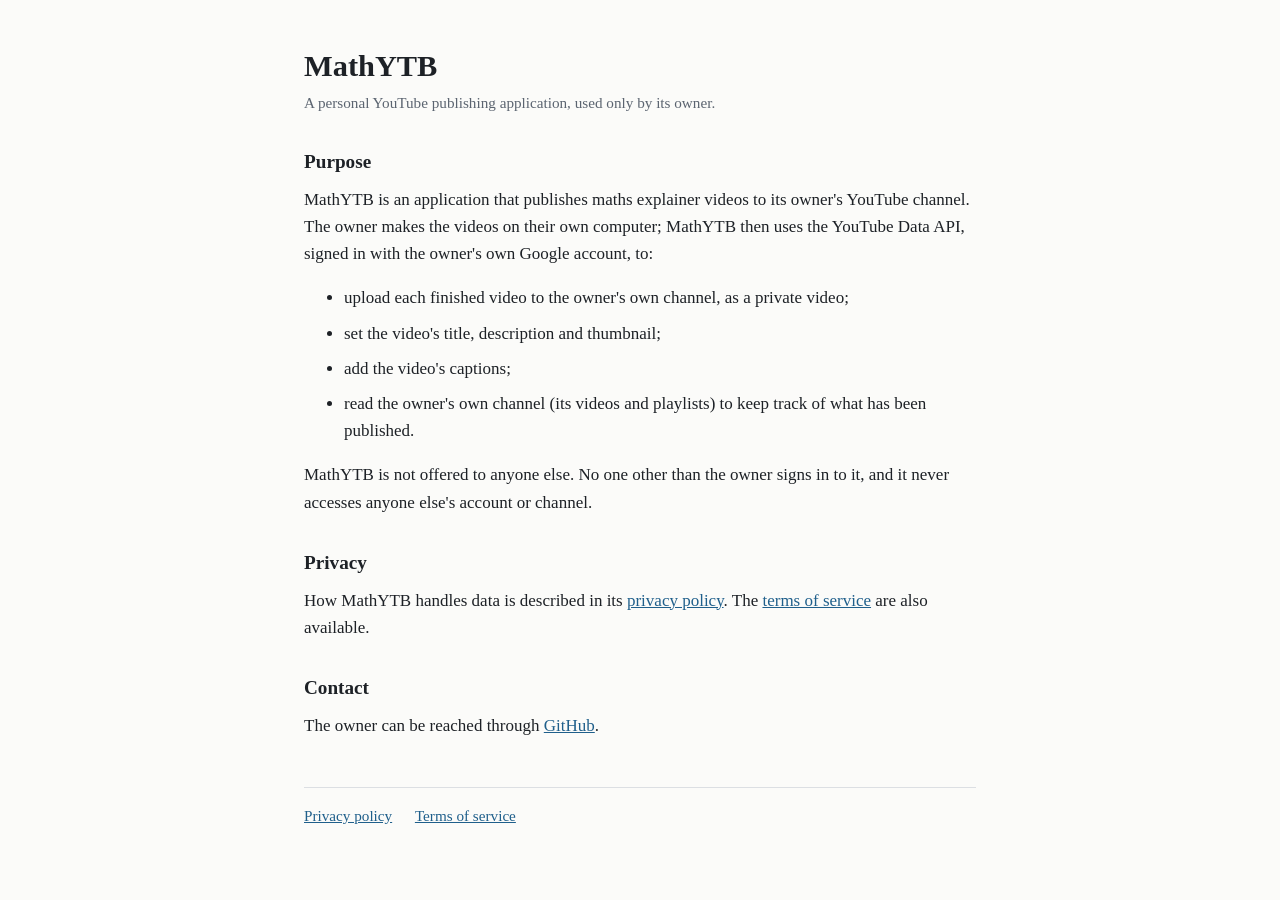
<file: index.html>
<!doctype html>
<html lang="en">
<head>
<meta charset="utf-8">
<meta name="viewport" content="width=device-width, initial-scale=1">
<title>MathYTB</title>
<meta name="description" content="MathYTB is a personal application that uploads its owner's maths explainer videos to the owner's own YouTube channel.">
<link rel="stylesheet" href="style.css">
</head>
<body>
<main>
<h1>MathYTB</h1>
<p class="meta">A personal YouTube publishing application, used only by its owner.</p>

<h2>Purpose</h2>
<p>MathYTB is an application that publishes maths explainer videos to its
owner's YouTube channel. The owner makes the videos on their own computer;
MathYTB then uses the YouTube Data API, signed in with the owner's own
Google account, to:</p>
<ul>
  <li>upload each finished video to the owner's own channel, as a private video;</li>
  <li>set the video's title, description and thumbnail;</li>
  <li>add the video's captions;</li>
  <li>read the owner's own channel (its videos and playlists) to keep
      track of what has been published.</li>
</ul>
<p>MathYTB is not offered to anyone else. No one other than the owner
signs in to it, and it never accesses anyone else's account or channel.</p>

<h2>Privacy</h2>
<p>How MathYTB handles data is described in its
<a href="https://yanghangai.github.io/mathytb/privacy.html">privacy policy</a>.
The <a href="https://yanghangai.github.io/mathytb/terms.html">terms of
service</a> are also available.</p>

<h2>Contact</h2>
<p>The owner can be reached through
<a href="https://github.com/yanghangAI">GitHub</a>.</p>

<nav>
  <a href="https://yanghangai.github.io/mathytb/privacy.html">Privacy policy</a>
  <a href="https://yanghangai.github.io/mathytb/terms.html">Terms of service</a>
</nav>
</main>
</body>
</html>
</file>
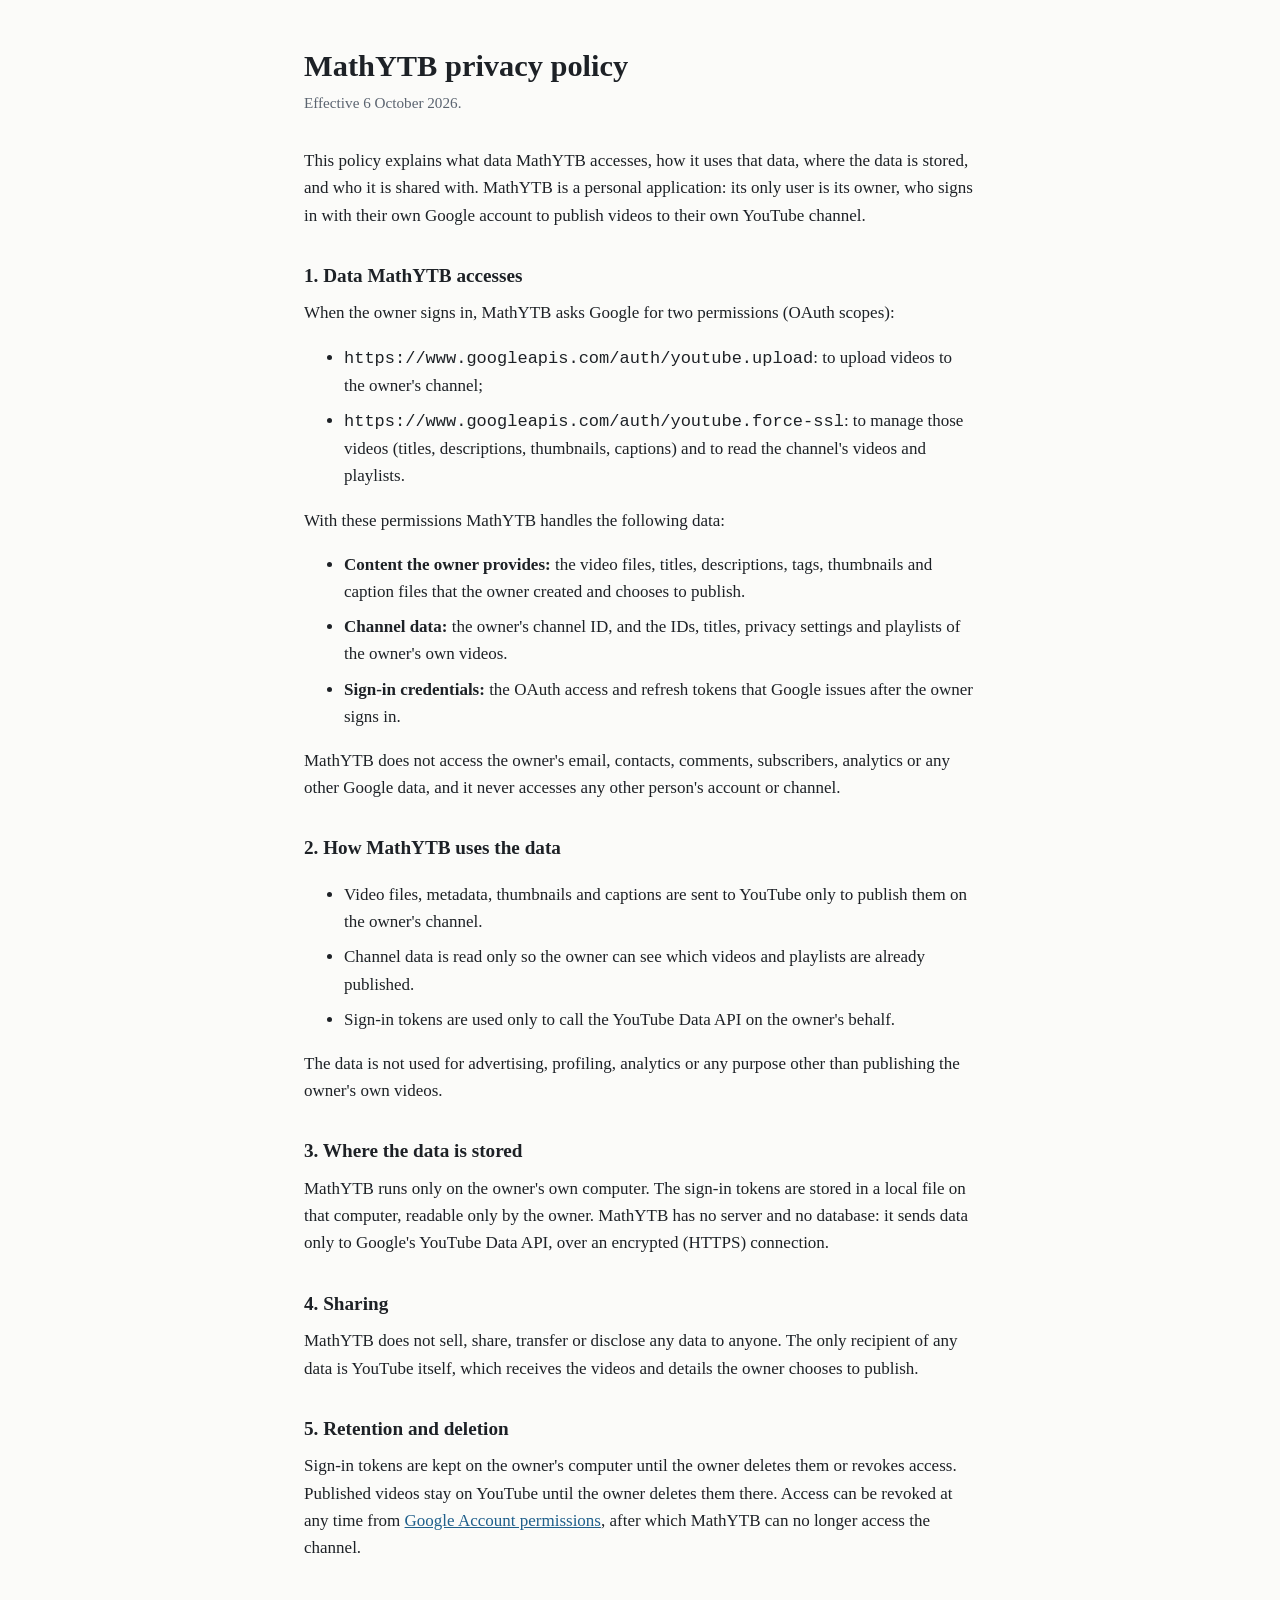
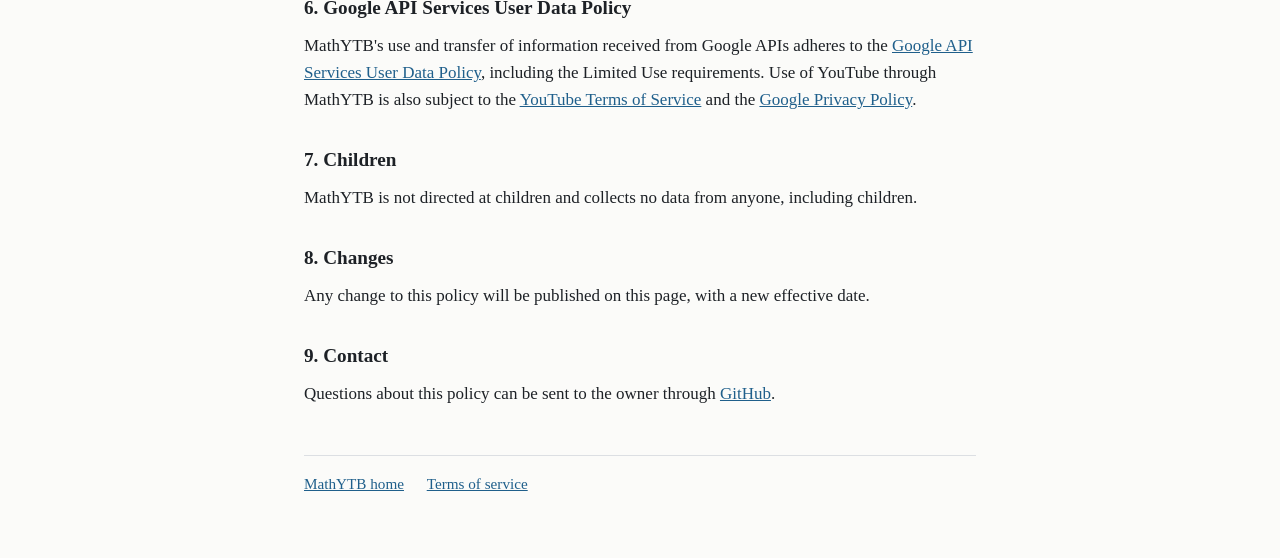
<file: privacy.html>
<!doctype html>
<html lang="en">
<head>
<meta charset="utf-8">
<meta name="viewport" content="width=device-width, initial-scale=1">
<title>MathYTB privacy policy</title>
<link rel="stylesheet" href="style.css">
</head>
<body>
<main>
<h1>MathYTB privacy policy</h1>
<p class="meta">Effective 6 October 2026.</p>

<p>This policy explains what data MathYTB accesses, how it uses that data,
where the data is stored, and who it is shared with. MathYTB is a
personal application: its only user is its owner, who signs in with their
own Google account to publish videos to their own YouTube channel.</p>

<h2>1. Data MathYTB accesses</h2>
<p>When the owner signs in, MathYTB asks Google for two permissions
(OAuth scopes):</p>
<ul>
  <li><code>https://www.googleapis.com/auth/youtube.upload</code>: to
      upload videos to the owner's channel;</li>
  <li><code>https://www.googleapis.com/auth/youtube.force-ssl</code>: to
      manage those videos (titles, descriptions, thumbnails, captions) and
      to read the channel's videos and playlists.</li>
</ul>
<p>With these permissions MathYTB handles the following data:</p>
<ul>
  <li><strong>Content the owner provides:</strong> the video files,
      titles, descriptions, tags, thumbnails and caption files that the
      owner created and chooses to publish.</li>
  <li><strong>Channel data:</strong> the owner's channel ID, and the IDs,
      titles, privacy settings and playlists of the owner's own videos.</li>
  <li><strong>Sign-in credentials:</strong> the OAuth access and refresh
      tokens that Google issues after the owner signs in.</li>
</ul>
<p>MathYTB does not access the owner's email, contacts, comments,
subscribers, analytics or any other Google data, and it never accesses
any other person's account or channel.</p>

<h2>2. How MathYTB uses the data</h2>
<ul>
  <li>Video files, metadata, thumbnails and captions are sent to YouTube
      only to publish them on the owner's channel.</li>
  <li>Channel data is read only so the owner can see which videos and
      playlists are already published.</li>
  <li>Sign-in tokens are used only to call the YouTube Data API on the
      owner's behalf.</li>
</ul>
<p>The data is not used for advertising, profiling, analytics or any
purpose other than publishing the owner's own videos.</p>

<h2>3. Where the data is stored</h2>
<p>MathYTB runs only on the owner's own computer. The sign-in tokens are
stored in a local file on that computer, readable only by the owner.
MathYTB has no server and no database: it sends data only to Google's
YouTube Data API, over an encrypted (HTTPS) connection.</p>

<h2>4. Sharing</h2>
<p>MathYTB does not sell, share, transfer or disclose any data to anyone.
The only recipient of any data is YouTube itself, which receives the
videos and details the owner chooses to publish.</p>

<h2>5. Retention and deletion</h2>
<p>Sign-in tokens are kept on the owner's computer until the owner
deletes them or revokes access. Published videos stay on YouTube until the
owner deletes them there. Access can be revoked at any time from
<a href="https://myaccount.google.com/permissions">Google Account
permissions</a>, after which MathYTB can no longer access the channel.</p>

<h2>6. Google API Services User Data Policy</h2>
<p>MathYTB's use and transfer of information received from Google APIs
adheres to the
<a href="https://developers.google.com/terms/api-services-user-data-policy">Google
API Services User Data Policy</a>, including the Limited Use
requirements. Use of YouTube through MathYTB is also subject to the
<a href="https://www.youtube.com/t/terms">YouTube Terms of Service</a> and
the <a href="https://policies.google.com/privacy">Google Privacy
Policy</a>.</p>

<h2>7. Children</h2>
<p>MathYTB is not directed at children and collects no data from
anyone, including children.</p>

<h2>8. Changes</h2>
<p>Any change to this policy will be published on this page, with a new
effective date.</p>

<h2>9. Contact</h2>
<p>Questions about this policy can be sent to the owner through
<a href="https://github.com/yanghangAI">GitHub</a>.</p>

<nav>
  <a href="https://yanghangai.github.io/mathytb/">MathYTB home</a>
  <a href="https://yanghangai.github.io/mathytb/terms.html">Terms of service</a>
</nav>
</main>
</body>
</html>
</file>
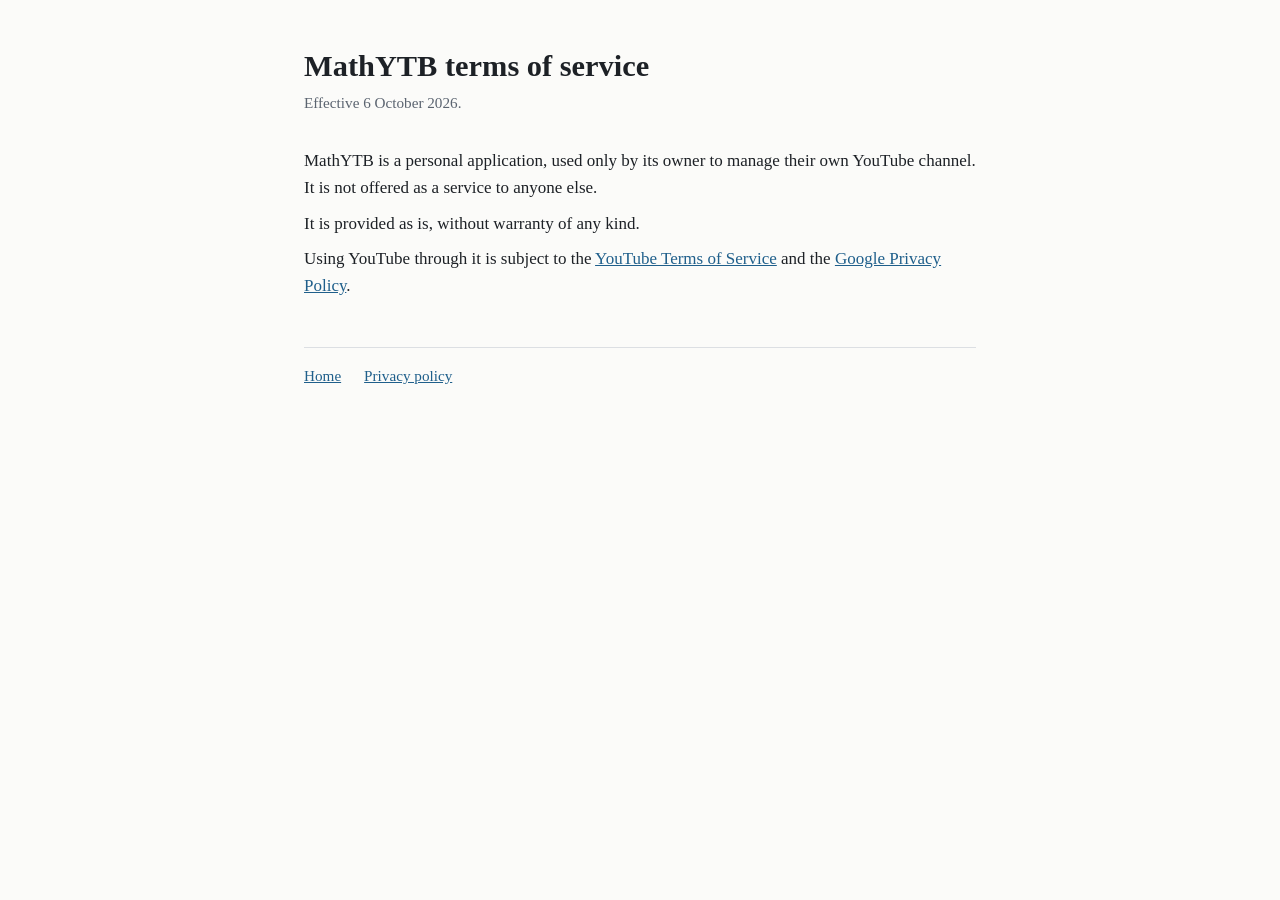
<file: terms.html>
<!doctype html>
<html lang="en">
<head>
<meta charset="utf-8">
<meta name="viewport" content="width=device-width, initial-scale=1">
<title>MathYTB terms of service</title>
<link rel="stylesheet" href="style.css">
</head>
<body>
<main>
<h1>MathYTB terms of service</h1>
<p class="meta">Effective 6 October 2026.</p>

<p>MathYTB is a personal application, used only by its owner to manage
their own YouTube channel. It is not offered as a service to anyone
else.</p>

<p>It is provided as is, without warranty of any kind.</p>

<p>Using YouTube through it is subject to the
<a href="https://www.youtube.com/t/terms">YouTube Terms of Service</a> and
the <a href="https://policies.google.com/privacy">Google Privacy
Policy</a>.</p>

<nav>
  <a href="index.html">Home</a>
  <a href="privacy.html">Privacy policy</a>
</nav>
</main>
</body>
</html>
</file>
<file: style.css>
:root { --bg: #fbfbf9; --ink: #1d2126; --muted: #5b6470; --rule: #dcdfe3; --link: #1f5f8b; }
@media (prefers-color-scheme: dark) {
  :root { --bg: #15181c; --ink: #e3e6ea; --muted: #9aa3ae; --rule: #2c3138; --link: #8cc0e6; }
}
body { margin: 0; background: var(--bg); color: var(--ink);
       font: 17px/1.6 Georgia, "Times New Roman", serif; }
main { max-width: 42rem; margin: 0 auto; padding: 3rem 1rem 4rem; }
h1 { font-size: 1.9rem; line-height: 1.2; margin: 0 0 .4rem; }
h2 { font-size: 1.2rem; margin: 2rem 0 .4rem; }
p, li { margin: .5rem 0; }
.meta { color: var(--muted); font-size: .95rem; margin: 0 0 2rem; }
a { color: var(--link); }
nav { border-top: 1px solid var(--rule); margin-top: 3rem; padding-top: 1rem; font-size: .95rem; }
nav a { margin-right: 1.2rem; }
</file>
